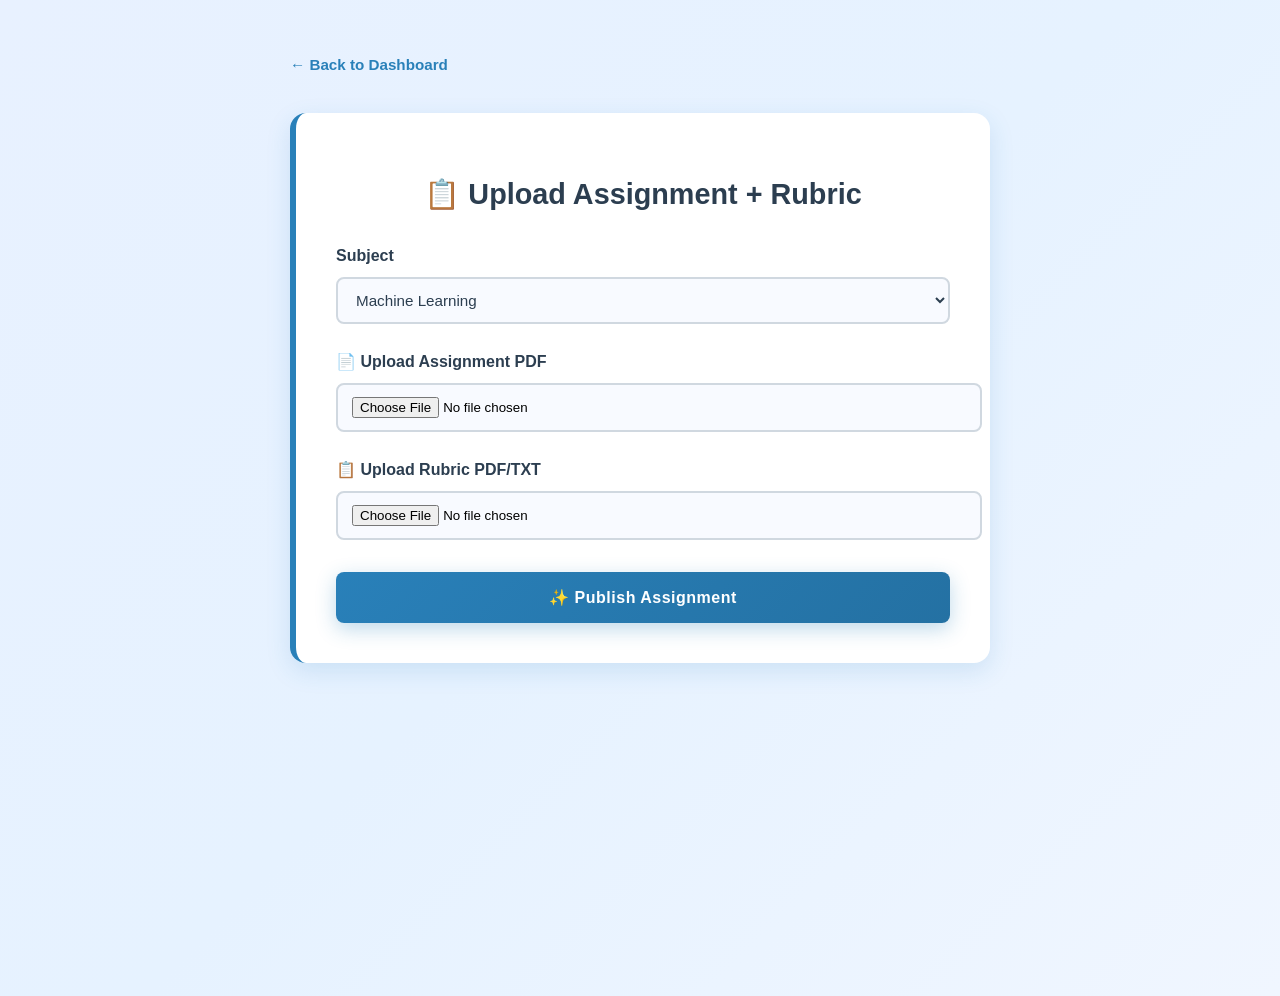
<file: templates/assignment_ques_rubrics_upload.html>
<!DOCTYPE html>
<html lang="en">

<head>
    <meta charset="UTF-8" />
    <title>Assignment Upload</title>
</head>

<body
    style="font-family: 'Segoe UI', sans-serif; background: linear-gradient(135deg, #e8f1ff 0%, #e6f2ff 50%, #f0f6ff 100%); padding: 40px 20px; min-height: 100vh;">

    <div style="max-width: 700px; margin: 0 auto;">
        <a href="/teacher_dashboard"
            style="display:inline-block; margin-bottom: 32px; text-decoration: none; color: #2980b9; font-weight: 600; font-size: 0.95rem; padding: 8px 0;">←
            Back to Dashboard</a>

        <div
            style="background: white; padding: 40px; border-radius: 16px; box-shadow: 0 8px 24px rgba(41, 128, 185, 0.15); border-left: 6px solid #2980b9;">
            <h2 style="color: #2c3e50; font-weight: 700; font-size: 1.8rem; margin-bottom: 36px; text-align: center;">📋
                Upload Assignment + Rubric</h2>

            <form id="assignmentForm" onsubmit="uploadAssignment(event)">
                <div style="margin-bottom: 28px;">
                    <label
                        style="display: block; font-weight: 700; color: #2c3e50; margin-bottom: 12px; font-size: 1rem;">Subject</label>
                    <select name="subject" required
                        style="width: 100%; padding: 12px 14px; border: 2px solid #d0d8e0; border-radius: 8px; background: #f8faff; font-size: 0.95rem; color: #2c3e50; cursor: pointer; transition: all 0.2s;"
                        onfocus="this.style.borderColor='#2980b9'; this.style.boxShadow='0 0 0 3px rgba(41, 128, 185, 0.1)'; this.style.background='#fff';"
                        onblur="this.style.borderColor='#d0d8e0'; this.style.boxShadow='none'; this.style.background='#f8faff';">
                        <option value="ML">Machine Learning</option>
                        <option value="DBMS">DBMS</option>
                        <option value="OS">Operating Systems</option>
                    </select>
                </div>

                <div style="margin-bottom: 28px;">
                    <label
                        style="display: block; font-weight: 700; color: #2c3e50; margin-bottom: 12px; font-size: 1rem;">📄
                        Upload Assignment PDF</label>
                    <input type="file" name="assignment_file" required
                        style="width: 100%; padding: 12px 14px; border: 2px solid #d0d8e0; border-radius: 8px; background: #f8faff; cursor: pointer; transition: all 0.2s;"
                        onfocus="this.style.borderColor='#2980b9'; this.style.boxShadow='0 0 0 3px rgba(41, 128, 185, 0.1)'; this.style.background='#fff';"
                        onblur="this.style.borderColor='#d0d8e0'; this.style.boxShadow='none'; this.style.background='#f8faff';">
                </div>

                <div style="margin-bottom: 32px;">
                    <label
                        style="display: block; font-weight: 700; color: #2c3e50; margin-bottom: 12px; font-size: 1rem;">📋
                        Upload Rubric PDF/TXT</label>
                    <input type="file" name="rubric_file" required
                        style="width: 100%; padding: 12px 14px; border: 2px solid #d0d8e0; border-radius: 8px; background: #f8faff; cursor: pointer; transition: all 0.2s;"
                        onfocus="this.style.borderColor='#2980b9'; this.style.boxShadow='0 0 0 3px rgba(41, 128, 185, 0.1)'; this.style.background='#fff';"
                        onblur="this.style.borderColor='#d0d8e0'; this.style.boxShadow='none'; this.style.background='#f8faff';">
                </div>

                <button type="submit"
                    style="width: 100%; padding: 16px 24px; background: linear-gradient(135deg, #2980b9 0%, #2471a3 100%); color: white; border: none; border-radius: 8px; font-weight: 700; font-size: 1rem; cursor: pointer; transition: all 0.3s cubic-bezier(0.25, 0.8, 0.25, 1); box-shadow: 0 6px 20px rgba(41, 128, 185, 0.3); letter-spacing: 0.5px;"
                    onmouseover="this.style.transform='translateY(-3px)'; this.style.boxShadow='0 10px 28px rgba(41, 128, 185, 0.4)';"
                    onmouseout="this.style.transform='translateY(0)'; this.style.boxShadow='0 6px 20px rgba(41, 128, 185, 0.3)';">✨
                    Publish Assignment</button>
            </form>

            <div id="result"
                style="margin-top: 36px; padding: 20px 24px; border-radius: 12px; display: none; animation: slideIn 0.3s ease; border-left: 6px solid #2980b9;">
            </div>
        </div>
    </div>

    <style>
        @keyframes slideIn {
            from {
                opacity: 0;
                transform: translateY(-10px);
            }

            to {
                opacity: 1;
                transform: translateY(0);
            }
        }

        pre {
            background: #f0f6ff;
            padding: 16px;
            border-radius: 8px;
            color: #2c3e50;
            border-left: 6px solid #2980b9;
            overflow-x: auto;
            font-size: 0.9rem;
            line-height: 1.6;
        }
    </style>

    <script>
        async function uploadAssignment(event) {
            event.preventDefault();

            const form = document.getElementById("assignmentForm");
            const resultDiv = document.getElementById("result");

            const formData = new FormData(form);

            resultDiv.style.display = 'block';
            resultDiv.style.background = '#e3f2fd';
            resultDiv.style.color = '#1976d2';
            resultDiv.style.borderColor = '#90caf9';
            resultDiv.innerHTML = "⏳ Uploading...";

            try {
                const res = await fetch("/upload_assignment_pdf", {
                    method: "POST",
                    body: formData
                });

                const data = await res.json();

                if (res.ok) {
                    resultDiv.style.background = '#e3f2fd';
                    resultDiv.style.color = '#1565c0';
                    resultDiv.style.borderColor = '#64b5f6';
                    resultDiv.innerHTML = `
                        <b style="font-size: 1.1rem;">✅ Published Successfully!</b><br><br>
                        <b>Questions Extracted:</b><br>
                        <pre>${JSON.stringify(data.questions, null, 2)}</pre>
                    `;
                } else {
                    resultDiv.style.background = '#ffebee';
                    resultDiv.style.color = '#c62828';
                    resultDiv.style.borderColor = '#ef5350';
                    resultDiv.innerHTML = `<b>❌ Error:</b> ${JSON.stringify(data)}`;
                }

            } catch (err) {
                resultDiv.style.background = '#ffebee';
                resultDiv.style.color = '#c62828';
                resultDiv.style.borderColor = '#ef5350';
                resultDiv.innerHTML = "❌ Server error";
            }
        }
    </script>

</body>

</html>
</file>
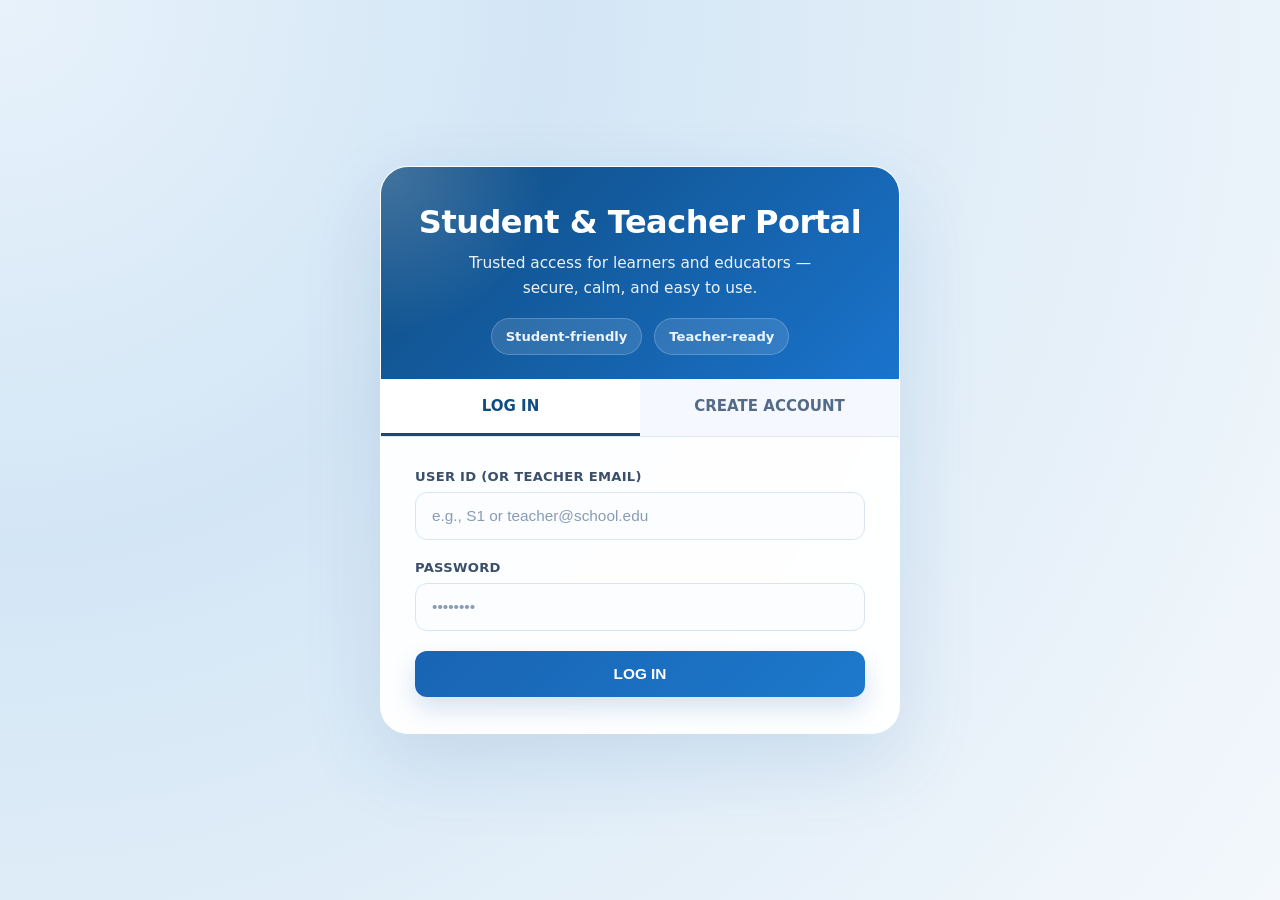
<file: templates/login.html>
<!DOCTYPE html>
<html lang="en">

<head>
  <meta charset="UTF-8">
  <meta name="viewport" content="width=device-width, initial-scale=1.0">
  <title>Login / Sign Up | Teacher AI Assistant</title>
  <style>
    * {
      box-sizing: border-box;
      margin: 0;
      padding: 0;
    }

    body {
      font-family: 'Inter', 'Segoe UI', system-ui, -apple-system, sans-serif;
      background: radial-gradient(circle at top left, #e8f2fb 0%, #d3e6f5 35%, #f4f8fc 100%);
      min-height: 100vh;
      display: flex;
      align-items: center;
      justify-content: center;
      padding: 30px 20px;
      color: #1f3a5d;
    }

    .auth-container {
      width: 100%;
      max-width: 520px;
      background: rgba(255, 255, 255, 0.95);
      backdrop-filter: blur(12px);
      border-radius: 28px;
      box-shadow: 0 28px 80px rgba(33, 97, 161, 0.14);
      border: 1px solid rgba(255, 255, 255, 0.82);
      overflow: hidden;
      transition: transform 0.3s ease, box-shadow 0.3s ease;
    }

    .auth-container:hover {
      transform: translateY(-4px);
      box-shadow: 0 32px 90px rgba(33, 97, 161, 0.18);
    }

    .auth-header {
      background: linear-gradient(135deg, #0f4c81 0%, #1a73cc 100%);
      padding: 36px 34px 24px;
      color: #fff;
      text-align: center;
      position: relative;
    }

    .auth-header::before {
      content: '';
      position: absolute;
      inset: 0;
      background: radial-gradient(circle at top left, rgba(255, 255, 255, 0.22), transparent 30%);
      pointer-events: none;
    }

    .auth-header h1 {
      font-size: 2rem;
      font-weight: 800;
      margin-bottom: 10px;
      letter-spacing: -0.5px;
      position: relative;
      z-index: 1;
    }

    .auth-header p {
      font-size: 0.96rem;
      color: rgba(255, 255, 255, 0.92);
      max-width: 84%;
      margin: 0 auto;
      position: relative;
      z-index: 1;
      line-height: 1.6;
    }

    .signal-row {
      display: flex;
      justify-content: center;
      gap: 12px;
      margin-top: 18px;
      position: relative;
      z-index: 1;
    }

    .signal-pill {
      display: inline-flex;
      align-items: center;
      gap: 8px;
      padding: 10px 14px;
      border-radius: 999px;
      background: rgba(255, 255, 255, 0.12);
      font-size: 0.82rem;
      color: rgba(255, 255, 255, 0.92);
      font-weight: 600;
      border: 1px solid rgba(255, 255, 255, 0.2);
    }

    .tabs {
      display: grid;
      grid-template-columns: 1fr 1fr;
      background: #f5f9ff;
      border-bottom: 1px solid #dbeaf5;
    }

    .tab {
      padding: 18px 20px;
      text-align: center;
      cursor: pointer;
      font-weight: 700;
      font-size: 0.94rem;
      color: #556a85;
      transition: all 0.25s ease;
      border-bottom: 3px solid transparent;
    }

    .tab:hover {
      color: #0f4c81;
      background: rgba(15, 76, 129, 0.05);
    }

    .tab.active {
      color: #0f4c81;
      border-bottom-color: #0f4c81;
      background: #fff;
    }

    .form-wrapper {
      padding: 32px 34px 36px;
    }

    form {
      display: flex;
      flex-direction: column;
      gap: 20px;
      animation: fadeIn 0.4s ease;
    }

    @keyframes fadeIn {
      from {
        opacity: 0;
        transform: translateY(12px);
      }

      to {
        opacity: 1;
        transform: translateY(0);
      }
    }

    .form-group {
      display: flex;
      flex-direction: column;
      gap: 8px;
    }

    label {
      font-size: 0.82rem;
      font-weight: 700;
      color: #3b4f6b;
      letter-spacing: 0.28px;
      text-transform: uppercase;
    }

    input,
    select {
      padding: 14px 16px;
      border: 1px solid #d7e5f3;
      border-radius: 12px;
      font-size: 0.96rem;
      color: #24344b;
      background: #fbfdff;
      transition: border-color 0.25s ease, box-shadow 0.25s ease;
      outline: none;
    }

    input::placeholder {
      color: #8a9bb5;
    }

    input:focus,
    select:focus {
      border-color: #4e8ed1;
      background: #fff;
      box-shadow: 0 0 0 4px rgba(46, 119, 199, 0.12);
    }

    .btn {
      padding: 14px 18px;
      border: none;
      border-radius: 12px;
      font-size: 0.96rem;
      font-weight: 700;
      cursor: pointer;
      color: #fff;
      background: linear-gradient(135deg, #1964b3 0%, #1d79cc 100%);
      transition: transform 0.25s ease, box-shadow 0.25s ease;
      box-shadow: 0 12px 24px rgba(25, 100, 179, 0.18);
    }

    .btn:hover {
      transform: translateY(-1px);
      box-shadow: 0 16px 28px rgba(25, 100, 179, 0.24);
    }

    .btn:active {
      transform: translateY(1px);
    }

    .info-block {
      display: flex;
      flex-direction: column;
      gap: 10px;
      margin-top: 12px;
      padding: 16px 18px;
      border-radius: 14px;
      background: #f3f8ff;
      border: 1px solid #d8eaf7;
      color: #375a82;
      font-size: 0.88rem;
      line-height: 1.6;
    }

    .info-block strong {
      color: #173d64;
    }

    .error-msg {
      background: #fdf0f1;
      border-left: 4px solid #da7a86;
      color: #8b2431;
      padding: 14px 16px;
      border-radius: 10px;
      font-size: 0.9rem;
      display: none;
      align-items: center;
      gap: 10px;
      margin-bottom: 12px;
      animation: shake 0.3s ease;
    }

    @keyframes shake {

      0%,
      100% {
        transform: translateX(0);
      }

      25% {
        transform: translateX(-5px);
      }

      75% {
        transform: translateX(5px);
      }
    }

    .hidden {
      display: none !important;
    }

    @media (max-width: 520px) {
      .auth-header {
        padding: 28px 24px 22px;
      }

      .form-wrapper {
        padding: 26px 24px 28px;
      }

      .tabs {
        grid-template-columns: 1fr;
      }
    }
  </style>
</head>

<body>

  <div class="auth-container">
    <div class="auth-header">
      <h1>Student & Teacher Portal</h1>
      <p>Trusted access for learners and educators — secure, calm, and easy to use.</p>
      <div class="signal-row">
        <span class="signal-pill">Student-friendly</span>
        <span class="signal-pill">Teacher-ready</span>
      </div>
    </div>

    <div class="tabs">
      <div id="login-tab" class="tab active" onclick="switchTab('login')">LOG IN</div>
      <div id="signup-tab" class="tab" onclick="switchTab('signup')">CREATE ACCOUNT</div>
    </div>

    <div class="form-wrapper">
      <div id="error-box" class="error-msg"></div>

      <!-- Login Form -->
      <form id="login-form" onsubmit="handleLogin(event)">
        <div class="form-group">
          <label for="login-id">User ID (or Teacher Email)</label>
          <input type="text" id="login-id" required placeholder="e.g., S1 or teacher@school.edu">
        </div>
        <div class="form-group">
          <label for="login-password">Password</label>
          <input type="password" id="login-password" required placeholder="••••••••">
        </div>
        <button type="submit" class="btn">LOG IN</button>
      </form>

      <!-- Signup Form -->
      <form id="signup-form" class="hidden" onsubmit="handleSignup(event)">
        <div class="form-group">
          <label for="signup-role">I am registering as a...</label>
          <select id="signup-role" onchange="toggleRoleFields()" required>
            <option value="student">Student</option>
            <option value="teacher">Teacher</option>
          </select>
        </div>

        <div class="form-group">
          <label for="signup-id">User ID / Email</label>
          <input type="text" id="signup-id" required placeholder="e.g., Student ID or email">
        </div>

        <div class="form-group">
          <label for="signup-name">Full Name</label>
          <input type="text" id="signup-name" required placeholder="Jane Doe">
        </div>

        <div class="form-group">
          <label for="signup-password">Password</label>
          <input type="password" id="signup-password" required placeholder="Create a strong password">
        </div>

        <!-- Student Metadata Column -->
        <div class="form-group" id="class-code-group">
          <label for="signup-class-code">Class Code</label>
          <input type="text" id="signup-class-code" placeholder="e.g., CS101">
        </div>

        <!-- Teacher Metadata Column -->
        <div class="form-group hidden" id="subject-group">
          <label for="signup-subject">Subject Specialty</label>
          <input type="text" id="signup-subject" placeholder="e.g., Computer Science">
        </div>

        <button type="submit" class="btn">CREATE ACCOUNT</button>
      </form>
    </div>
  </div>

  <script>
    const errorBox = document.getElementById('error-box');

    function showError(message) {
      errorBox.textContent = message;
      errorBox.style.display = 'flex';
    }

    function clearError() {
      errorBox.textContent = '';
      errorBox.style.display = 'none';
    }

    function switchTab(mode) {
      clearError();
      document.querySelectorAll('.tab').forEach(t => t.classList.remove('active'));
      document.querySelectorAll('form').forEach(f => f.classList.add('hidden'));

      if (mode === 'login') {
        document.getElementById('login-tab').classList.add('active');
        document.getElementById('login-form').classList.remove('hidden');
      } else {
        document.getElementById('signup-tab').classList.add('active');
        document.getElementById('signup-form').classList.remove('hidden');
      }
    }

    function toggleRoleFields() {
      const role = document.getElementById('signup-role').value;
      if (role === 'teacher') {
        document.getElementById('subject-group').classList.remove('hidden');
        document.getElementById('class-code-group').classList.add('hidden');
      } else {
        document.getElementById('subject-group').classList.add('hidden');
        document.getElementById('class-code-group').classList.remove('hidden');
      }
    }

    async function handleLogin(e) {
      e.preventDefault();
      clearError();
      const payload = {
        id: document.getElementById('login-id').value,
        password: document.getElementById('login-password').value
      };

      try {
        const response = await fetch('/login', {
          method: 'POST',
          headers: { 'Content-Type': 'application/json' },
          body: JSON.stringify(payload)
        });
        const data = await response.json();

        if (response.ok) {
          window.location.href = data.redirect;
        } else {
          showError(data.error || "An error occurred during login.");
        }
      } catch (err) {
        showError("Unable to reach the server. Please try again.");
      }
    }

    async function handleSignup(e) {
      e.preventDefault();
      clearError();
      const role = document.getElementById('signup-role').value;
      const payload = {
        role: role,
        id: document.getElementById('signup-id').value,
        name: document.getElementById('signup-name').value,
        password: document.getElementById('signup-password').value,
        class_code: role === 'student' ? document.getElementById('signup-class-code').value : undefined,
        subject: role === 'teacher' ? document.getElementById('signup-subject').value : undefined
      };

      try {
        const response = await fetch('/signup', {
          method: 'POST',
          headers: { 'Content-Type': 'application/json' },
          body: JSON.stringify(payload)
        });
        const data = await response.json();

        if (response.ok) {
          alert("Account successfully created! Please log in.");
          switchTab('login');
        } else {
          showError(data.error || "An error occurred during signup.");
        }
      } catch (err) {
        showError("Unable to reach the server. Please try again.");
      }
    }
  </script>
</body>

</html>
</file>
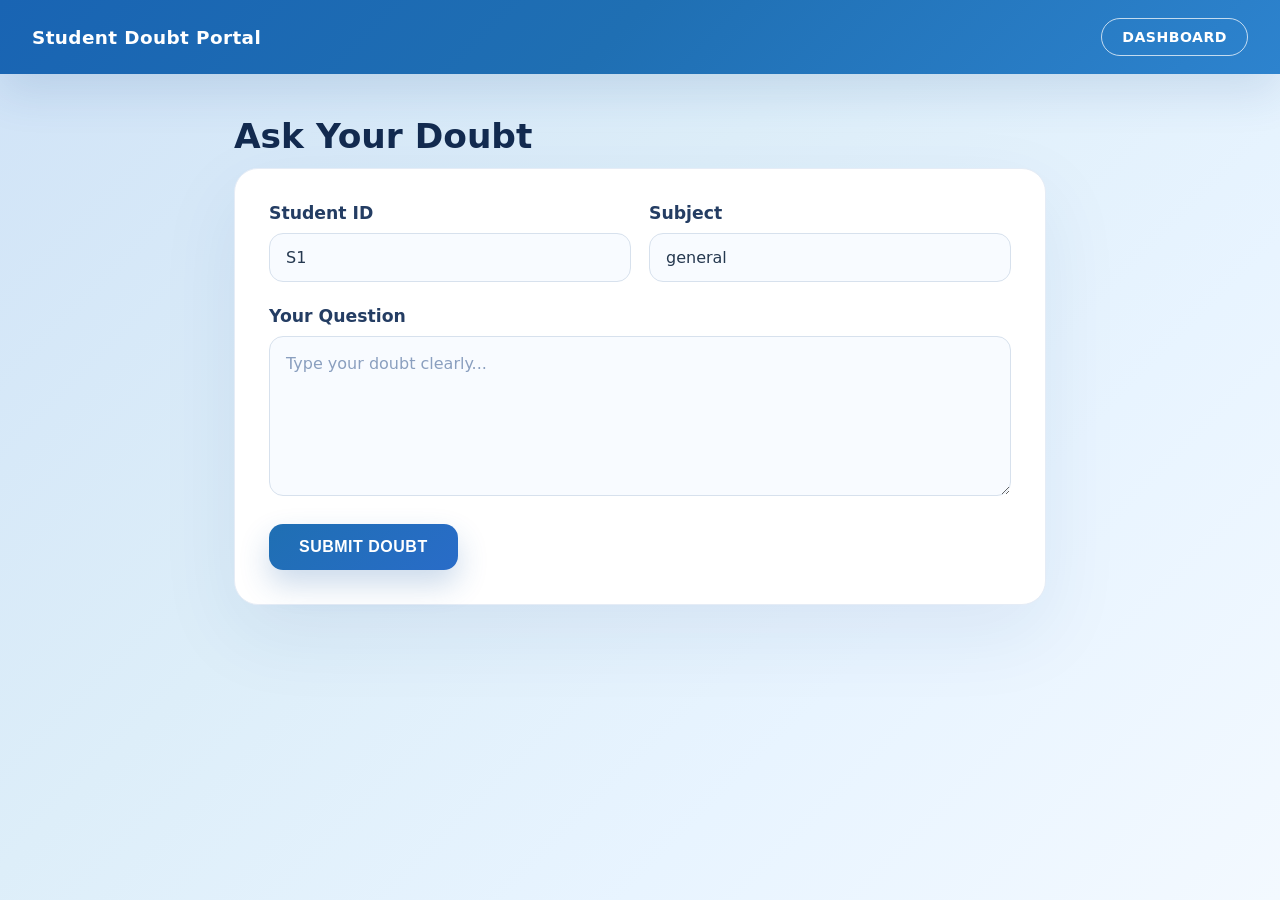
<file: templates/student_doubt.html>
<!DOCTYPE html>
<html lang="en">

<head>
  <meta charset="UTF-8" />
  <meta name="viewport" content="width=device-width, initial-scale=1.0" />
  <title>Student Doubt Portal</title>
  <style>
    * {
      box-sizing: border-box;
      margin: 0;
      padding: 0;
    }

    body {
      font-family: 'Inter', 'Segoe UI', system-ui, -apple-system, sans-serif;
      font-size: 16px;
      background: linear-gradient(135deg, #d0e3f7 0%, #ddeef9 40%, #e8f4ff 70%, #f3f9ff 100%);
      min-height: 100vh;
      color: #1f3554;
    }

    /* ── Navbar ── */
    nav {
      background: linear-gradient(135deg, #1964b3 0%, #1f6fb3 48%, #2d83ce 100%);
      display: flex;
      align-items: center;
      justify-content: space-between;
      padding: 18px 32px;
      box-shadow: 0 18px 45px rgba(32, 88, 146, 0.14);
    }

    nav .brand {
      color: #fff;
      font-size: 1.15rem;
      font-weight: 700;
      letter-spacing: 0.4px;
    }

    nav a {
      color: #fff;
      text-decoration: none;
      border: 1.5px solid rgba(255, 255, 255, 0.72);
      border-radius: 999px;
      padding: 10px 20px;
      font-size: 0.88rem;
      font-weight: 700;
      letter-spacing: 0.5px;
      transition: background 0.2s, transform 0.2s;
    }

    nav a:hover {
      background: rgba(255, 255, 255, 0.16);
      transform: translateY(-1px);
    }

    /* ── Main ── */
    main {
      max-width: 860px;
      margin: 44px auto;
      padding: 0 24px 40px;
    }

    h1 {
      font-size: 2.15rem;
      font-weight: 800;
      color: #122a4f;
      margin-bottom: 12px;
      line-height: 1.1;
    }

    .page-intro {
      font-size: 1.05rem;
      color: #4f6483;
      margin-bottom: 28px;
      max-width: 680px;
      line-height: 1.7;
    }

    .card {
      background: #fff;
      border-radius: 24px;
      padding: 34px;
      box-shadow: 0 28px 80px rgba(23, 69, 122, 0.08);
      border: 1px solid #e5ecf6;
    }

    label {
      display: block;
      font-size: 1.08rem;
      font-weight: 700;
      color: #243d63;
      margin-bottom: 10px;
    }

    .row-fields {
      display: grid;
      grid-template-columns: repeat(2, minmax(0, 1fr));
      gap: 18px;
      margin-bottom: 24px;
    }

    .row-fields .field {
      width: 100%;
    }

    input[type="text"],
    textarea {
      width: 100%;
      padding: 14px 16px;
      border: 1px solid #d7e1ed;
      border-radius: 14px;
      font-size: 1rem;
      color: #25384f;
      background: #f8fbff;
      outline: none;
      transition: border-color 0.25s ease, box-shadow 0.25s ease;
      font-family: inherit;
    }

    input[type="text"]:focus,
    textarea:focus {
      border-color: #4a88d6;
      box-shadow: 0 0 0 4px rgba(74, 136, 214, 0.12);
      background: #fff;
    }

    textarea {
      min-height: 160px;
      resize: vertical;
      line-height: 1.6;
    }

    input::placeholder,
    textarea::placeholder {
      color: #8a9fbf;
    }

    .btn-submit {
      margin-top: 24px;
      background: linear-gradient(135deg, #1f6fb3 0%, #296cc8 100%);
      color: #fff;
      border: none;
      border-radius: 14px;
      padding: 14px 30px;
      font-size: 1rem;
      font-weight: 700;
      letter-spacing: 0.5px;
      cursor: pointer;
      transition: transform 0.25s ease, box-shadow 0.25s ease, opacity 0.25s ease;
      box-shadow: 0 14px 30px rgba(37, 99, 171, 0.24);
    }

    .btn-submit:hover {
      transform: translateY(-1px);
      box-shadow: 0 18px 36px rgba(37, 99, 171, 0.28);
    }

    .btn-submit:disabled {
      opacity: 0.6;
      cursor: not-allowed;
      transform: none;
      box-shadow: none;
    }

    .banner {
      margin-top: 24px;
      border-radius: 16px;
      padding: 16px 18px;
      font-size: 0.95rem;
      font-weight: 600;
      display: none;
    }

    .banner.processing {
      background: #d8ecff;
      color: #13589d;
      border: 1px solid #a5cdef;
    }

    .banner.error {
      background: #ffe8ea;
      color: #a6202a;
      border: 1px solid #f0b4ba;
    }

    .answer-box {
      margin-top: 26px;
      background: #f4f7ff;
      border: 1px solid #d7e3f4;
      border-radius: 18px;
      padding: 24px 28px;
      display: none;
    }

    .answer-box .answer-label {
      font-size: 0.82rem;
      font-weight: 700;
      color: #1964b3;
      text-transform: uppercase;
      letter-spacing: 0.6px;
      margin-bottom: 12px;
    }

    .answer-box .answer-text {
      font-size: 1.05rem;
      color: #22354e;
      line-height: 1.75;
      white-space: pre-wrap;
    }

    .answer-box .concept-tags {
      margin-top: 18px;
      display: flex;
      flex-wrap: wrap;
      gap: 10px;
    }

    .concept-tag {
      background: #e7f1ff;
      color: #194f8b;
      border-radius: 999px;
      padding: 6px 14px;
      font-size: 0.82rem;
      font-weight: 700;
    }

    .feedback-row {
      margin-top: 24px;
      display: none;
      gap: 14px;
      flex-wrap: wrap;
      align-items: center;
    }

    .feedback-row p {
      width: 100%;
      font-size: 1rem;
      color: #42526e;
      font-weight: 600;
    }

    .btn-feedback {
      flex: 1;
      min-width: 180px;
      padding: 14px 16px;
      border: none;
      border-radius: 14px;
      font-size: 0.95rem;
      font-weight: 700;
      cursor: pointer;
      transition: transform 0.2s ease, opacity 0.2s ease;
    }

    .btn-feedback:hover {
      transform: translateY(-1px);
    }

    .btn-feedback:disabled {
      opacity: 0.55;
      cursor: not-allowed;
      transform: none;
    }

    .btn-understood {
      background: #1f6fb3;
      color: #fff;
    }

    .btn-confused {
      background: #f39c12;
      color: #fff;
    }

    .feedback-confirm {
      margin-top: 18px;
      font-size: 0.92rem;
      font-weight: 600;
      display: none;
      padding: 14px 18px;
      border-radius: 14px;
    }

    .feedback-confirm.understood {
      background: #e8f3ff;
      color: #1f5eb5;
      border: 1px solid #a9c4ee;
    }

    .feedback-confirm.confused {
      background: #fff5e6;
      color: #b36004;
      border: 1px solid #f2c58c;
    }

    @media (max-width: 720px) {
      nav {
        flex-direction: column;
        gap: 14px;
      }

      main {
        margin: 28px auto;
        padding: 0 18px 32px;
      }

      .row-fields {
        grid-template-columns: 1fr;
      }
    }
  </style>
</head>

<body>

  <nav>
    <span class="brand">Student Doubt Portal</span>
    <a href="/">DASHBOARD</a>
  </nav>

  <main>
    <h1>Ask Your Doubt</h1>

    <div class="card">

      <!-- Student ID + Subject -->
      <div class="row-fields">
        <div class="field">
          <label for="studentId">Student ID</label>
          <input type="text" id="studentId" placeholder="e.g. S1" value="S1" />
        </div>
        <div class="field">
          <label for="subject">Subject</label>
          <input type="text" id="subject" placeholder="e.g. Math, PM, Science" value="general" />
        </div>
      </div>

      <!-- Question -->
      <label for="question">Your Question</label>
      <textarea id="question" placeholder="Type your doubt clearly..."></textarea>

      <button class="btn-submit" id="submitBtn" onclick="submitDoubt()">SUBMIT DOUBT</button>

      <!-- Processing banner -->
      <div class="banner processing" id="processingBanner">
        ⏳ &nbsp;Uploading and processing...
      </div>

      <!-- Error banner -->
      <div class="banner error" id="errorBanner"></div>

      <!-- Answer -->
      <div class="answer-box" id="answerBox">
        <div class="answer-label">✅ Answer</div>
        <div class="answer-text" id="answerText"></div>
        <div class="concept-tags" id="conceptTags"></div>
      </div>

      <!-- Feedback buttons -->
      <div class="feedback-row" id="feedbackRow">
        <p>Did this answer help you?</p>
        <button class="btn-feedback btn-understood" id="btnUnderstood" onclick="sendFeedback('understood')">
          ✅ &nbsp;Understood
        </button>
        <button class="btn-feedback btn-confused" id="btnConfused" onclick="sendFeedback('confused')">
          😕 &nbsp;Still Confused
        </button>
      </div>

      <!-- Feedback confirmation -->
      <div class="feedback-confirm" id="feedbackConfirm"></div>

    </div>
  </main>

  <script>
    // State stored in memory
    let lastConceptIds = [];
    let lastStudentId = '';
    let lastSubject = '';
    let lastQuestion = '';

    async function submitDoubt() {
      const question = document.getElementById('question').value.trim();
      const studentId = document.getElementById('studentId').value.trim() || 'S1';
      const subject = document.getElementById('subject').value.trim() || 'general';

      if (!question) {
        showError('Please type your question before submitting.');
        return;
      }

      // Reset UI
      hide('answerBox');
      hide('feedbackRow');
      hide('feedbackConfirm');
      hide('errorBanner');
      show('processingBanner', 'processing');
      setDisabled('submitBtn', true);

      try {
        const res = await fetch('/ask', {
          method: 'POST',
          headers: { 'Content-Type': 'application/json' },
          body: JSON.stringify({ question, student_id: studentId, subject })
        });

        const data = await res.json();
        hide('processingBanner');

        if (!res.ok || data.error) {
          showError(data.error || 'Something went wrong. Please try again.');
          return;
        }

        // Save state for feedback
        lastConceptIds = data.concept_ids || [];
        lastStudentId = studentId;
        lastSubject = subject;
        lastQuestion = question;

        // Show answer
        document.getElementById('answerText').textContent = data.answer || 'No answer returned.';

        // Show concept tags
        const tagsEl = document.getElementById('conceptTags');
        tagsEl.innerHTML = '';
        (data.concept_labels || []).forEach(label => {
          if (label !== 'out_of_syllabus' && label !== 'general') {
            const tag = document.createElement('span');
            tag.className = 'concept-tag';
            tag.textContent = label;
            tagsEl.appendChild(tag);
          }
        });

        show('answerBox');
        show('feedbackRow');

        // Re-enable feedback buttons
        setDisabled('btnUnderstood', false);
        setDisabled('btnConfused', false);
        hide('feedbackConfirm');

      } catch (err) {
        hide('processingBanner');
        showError('Connection error: ' + err.message);
      } finally {
        setDisabled('submitBtn', false);
      }
    }

    async function sendFeedback(type) {
      setDisabled('btnUnderstood', true);
      setDisabled('btnConfused', true);

      try {
        const res = await fetch('/feedback', {
          method: 'POST',
          headers: { 'Content-Type': 'application/json' },
          body: JSON.stringify({
            student_id: lastStudentId,
            subject: lastSubject,
            question_text: lastQuestion,
            concept_ids: lastConceptIds,
            feedback: type
          })
        });

        const data = await res.json();
        const confirmEl = document.getElementById('feedbackConfirm');

        if (type === 'understood') {
          confirmEl.textContent = '🎉 Great! Your mastery has been updated. Keep it up!';
          confirmEl.className = 'feedback-confirm understood';
        } else {
          confirmEl.textContent = "📚 No worries! We'll simplify the explanation next time.";
          confirmEl.className = 'feedback-confirm confused';
        }

        show('feedbackConfirm');

      } catch (err) {
        const confirmEl = document.getElementById('feedbackConfirm');
        confirmEl.textContent = 'Could not save feedback. Please try again.';
        confirmEl.className = 'feedback-confirm confused';
        show('feedbackConfirm');
        setDisabled('btnUnderstood', false);
        setDisabled('btnConfused', false);
      }
    }

    // ── Helpers ──
    function show(id, cls) {
      const el = document.getElementById(id);
      el.style.display = cls ? 'block' : (id === 'feedbackRow' ? 'flex' : 'block');
    }
    function hide(id) {
      document.getElementById(id).style.display = 'none';
    }
    function setDisabled(id, val) {
      document.getElementById(id).disabled = val;
    }
    function showError(msg) {
      const el = document.getElementById('errorBanner');
      el.textContent = '✖ ' + msg;
      el.style.display = 'block';
    }
  </script>

</body>

</html>
</file>
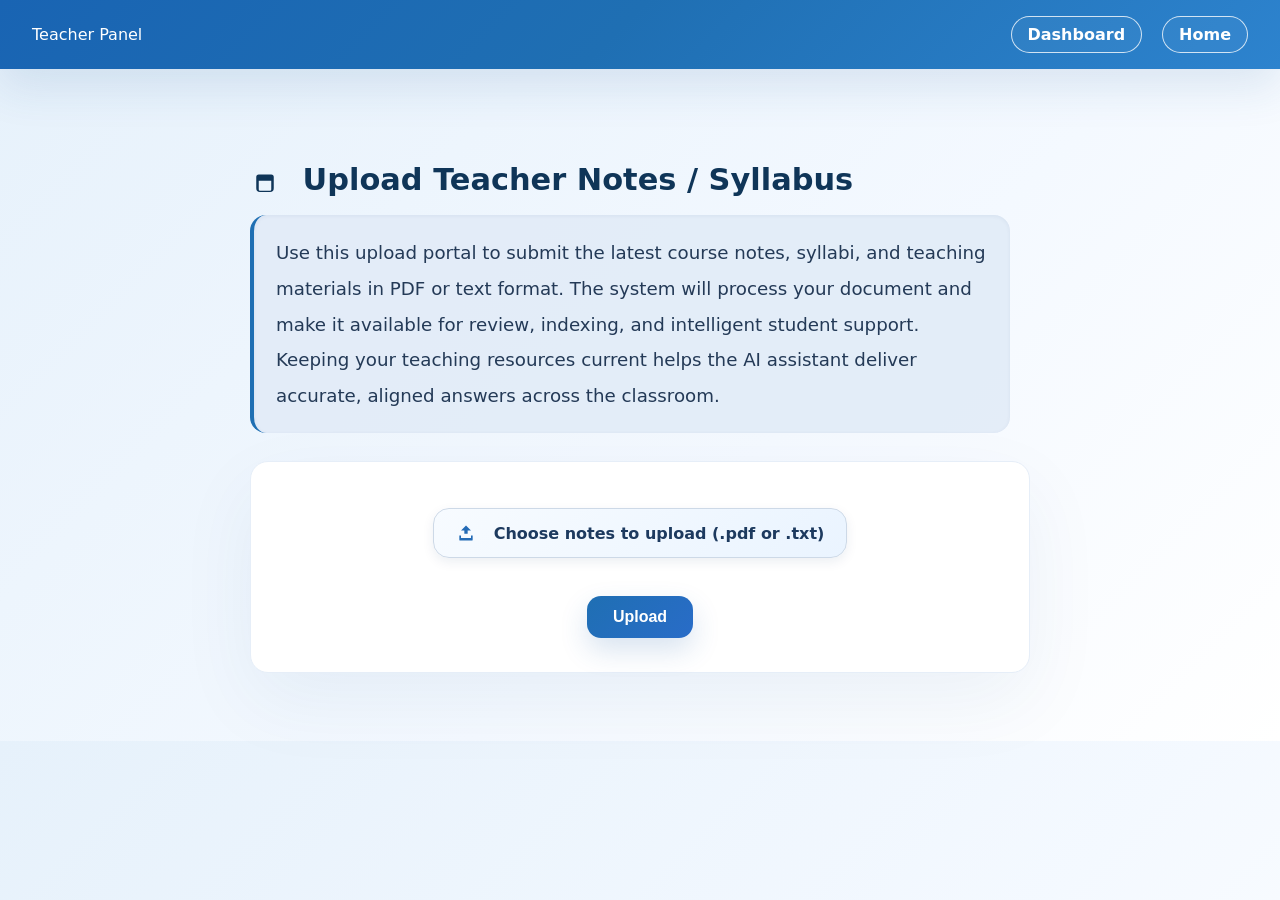
<file: templates/teacher_notes.html>
<!DOCTYPE html>
<html lang="en">

<head>
  <meta charset="UTF-8" />
  <meta name="viewport" content="width=device-width, initial-scale=1.0" />
  <title>Teacher Notes Upload</title>

  <style>
    * {
      box-sizing: border-box;
    }

    body {
      font-family: 'Inter', 'Segoe UI', system-ui, -apple-system, sans-serif;
      background: linear-gradient(135deg, #e6f1fb 0%, #f4f9ff 60%, #ffffff 100%);
      margin: 0;
      color: #12344f;
      font-size: 16px;
    }

    nav {
      background: linear-gradient(135deg, #1964b3 0%, #1f6fb3 48%, #2d83ce 100%);
      padding: 16px 32px;
      display: flex;
      justify-content: space-between;
      align-items: center;
      color: white;
      box-shadow: 0 18px 45px rgba(32, 88, 146, 0.12);
    }

    nav a {
      color: white;
      text-decoration: none;
      border: 1px solid rgba(255, 255, 255, 0.78);
      padding: 8px 16px;
      border-radius: 999px;
      background: rgba(255, 255, 255, 0.04);
      font-weight: 700;
      transition: transform 0.18s, background 0.18s;
    }

    nav a:hover {
      transform: translateY(-2px);
      background: rgba(255, 255, 255, 0.12);
    }

    .container {
      max-width: 820px;
      margin: 48px auto;
      padding: 20px;
    }

    h2 {
      margin-bottom: 14px;
      font-size: 1.9rem;
      color: #0f3558;
      font-weight: 800;
    }

    .intro-text {
      font-size: 1.14rem;
      color: #243a57;
      line-height: 1.95;
      max-width: 760px;
      margin-bottom: 28px;
      padding: 20px 22px;
      background: rgba(227, 236, 248, 0.95);
      border-left: 4px solid #1f6fb3;
      border-radius: 16px;
      box-shadow: inset 0 1px 4px rgba(15, 57, 100, 0.06);
    }

    .card {
      background: white;
      padding: 34px;
      border-radius: 18px;
      box-shadow: 0 28px 80px rgba(23, 69, 122, 0.06);
      border: 1px solid #e6eef8;
    }

    label {
      display: block;
      font-size: 1.02rem;
      font-weight: 700;
      color: #274564;
      margin-bottom: 8px;
    }

    .file-picker {
      display: inline-flex;
      align-items: center;
      justify-content: center;
      gap: 10px;
      width: fit-content;
      padding: 14px 22px;
      margin-top: 12px;
      margin-bottom: 20px;
      border-radius: 16px;
      border: 1px solid #cdd9e7;
      background: linear-gradient(135deg, #f7fbff 0%, #eaf4ff 100%);
      font-size: 1rem;
      color: #1d3a5f;
      box-shadow: 0 4px 12px rgba(15, 57, 100, 0.08);
      cursor: pointer;
      transition: transform 0.18s ease, box-shadow 0.18s ease, background 0.18s ease;
    }

    .file-picker:hover {
      transform: translateY(-1px);
      box-shadow: 0 8px 18px rgba(15, 57, 100, 0.12);
      background: linear-gradient(135deg, #eef5ff 0%, #dde9f9 100%);
    }

    .file-picker .icon--label {
      width: 20px;
      height: 20px;
      color: #1964b3;
    }

    input[type="file"] {
      position: absolute;
      opacity: 0;
      width: 0.1px;
      height: 0.1px;
      overflow: hidden;
      clip: rect(0 0 0 0);
      white-space: nowrap;
    }

    form {
      display: flex;
      flex-direction: column;
      align-items: center;
      gap: 18px;
    }

    button {
      background: linear-gradient(135deg, #1f6fb3 0%, #296cc8 100%);
      color: white;
      padding: 12px 26px;
      border: none;
      border-radius: 14px;
      cursor: pointer;
      font-weight: 700;
      font-size: 1rem;
      box-shadow: 0 12px 28px rgba(37, 99, 171, 0.18);
    }

    button:hover {
      transform: translateY(-2px);
      box-shadow: 0 16px 34px rgba(37, 99, 171, 0.22);
    }

    #result {
      margin-top: 20px;
      padding: 16px;
      border-radius: 12px;
      display: none;
      font-size: 0.98rem;
    }

    .success {
      background: #e7fbf0;
      color: #187b4b;
      border: 1px solid #c7efd8;
    }

    .error {
      background: #fff2f2;
      color: #a51f25;
      border: 1px solid #f2c1c3;
    }

    .loading {
      background: #eaf4ff;
      color: #125f9a;
      border: 1px solid #cfe7ff;
    }

    pre {
      background: #fff;
      padding: 12px;
      border-radius: 8px;
      color: #0e2540;
      margin-top: 12px;
      font-size: 0.95rem;
      overflow: auto;
    }

    /* Icon styles */
    .icon {
      display: inline-block;
      vertical-align: middle;
      fill: currentColor;
    }

    .icon--nav {
      width: 28px;
      height: 28px;
      margin-right: 10px;
    }

    .icon--heading {
      width: 30px;
      height: 30px;
      margin-right: 12px;
    }

    .icon--label {
      width: 18px;
      height: 18px;
      margin-right: 8px;
      opacity: 0.95;
    }

    .brand {
      display: inline-flex;
      align-items: center;
      gap: 8px;
      font-weight: 800;
    }
  </style>
</head>

<body>

<nav>
  <span>Teacher Panel</span>
  <div style="display: flex; gap: 10px;">
    <a href="/teacher_dashboard" style="margin-right: 10px;">Dashboard</a>
    <a href="/">Home</a>
  </div>
</nav>

  <div class="container">
    <h2>
      <svg class="icon icon--heading" viewBox="0 0 24 24" xmlns="http://www.w3.org/2000/svg" aria-hidden="true">
        <path
          d="M12 2a3 3 0 0 0-3 3v1H7a2 2 0 0 0-2 2v9a3 3 0 0 0 3 3h8a3 3 0 0 0 3-3V8a2 2 0 0 0-2-2h-2V5a3 3 0 0 0-3-3zM9 5a3 3 0 0 1 6 0v1H9V5zm8 6v7a1 1 0 0 1-1 1H8a1 1 0 0 1-1-1V11h10z" />
      </svg>
      Upload Teacher Notes / Syllabus
    </h2>
    <p class="intro-text">
      Use this upload portal to submit the latest course notes, syllabi, and teaching materials in PDF or text format.
      The system will process your document and make it available for review, indexing, and intelligent student support.
      Keeping your teaching resources current helps the AI assistant deliver accurate, aligned answers across the
      classroom.
    </p>

    <div class="card">
      <form id="uploadForm" onsubmit="uploadFile(event)">

        <label for="fileInput" class="file-picker">
          <svg class="icon icon--label" viewBox="0 0 24 24" xmlns="http://www.w3.org/2000/svg" aria-hidden="true">
            <path d="M12 3l-6 6h4v4h4V9h4l-6-6zm-6 12v3h12v-3h2v5a1 1 0 0 1-1 1H5a1 1 0 0 1-1-1v-5h2z" />
          </svg>
          Choose notes to upload (.pdf or .txt)
        </label>
        <input id="fileInput" type="file" name="file" required>

        <button type="submit">Upload</button>

      </form>

      <div id="result"></div>
    </div>
  </div>

  <script>
    async function uploadFile(event) {
      event.preventDefault();

      const form = document.getElementById('uploadForm');
      const resultDiv = document.getElementById('result');

      const formData = new FormData(form);

      resultDiv.style.display = 'block';
      resultDiv.className = 'loading';
      resultDiv.innerHTML = '⏳ Uploading...';

      try {
        const response = await fetch('/upload_notes', {
          method: 'POST',
          body: formData
        });

        const data = await response.json();

        if (response.ok) {
          resultDiv.className = 'success';
          resultDiv.innerHTML = `
                <b>✅ Uploaded Successfully</b>
                <pre>${JSON.stringify(data, null, 2)}</pre>
            `;
        } else {
          resultDiv.className = 'error';
          resultDiv.innerHTML = `<b>❌ Error:</b> ${data.error}`;
        }

      } catch (err) {
        resultDiv.className = 'error';
        resultDiv.innerHTML = "❌ Server error";
      }
    }
  </script>

</body>

</html>
</file>
